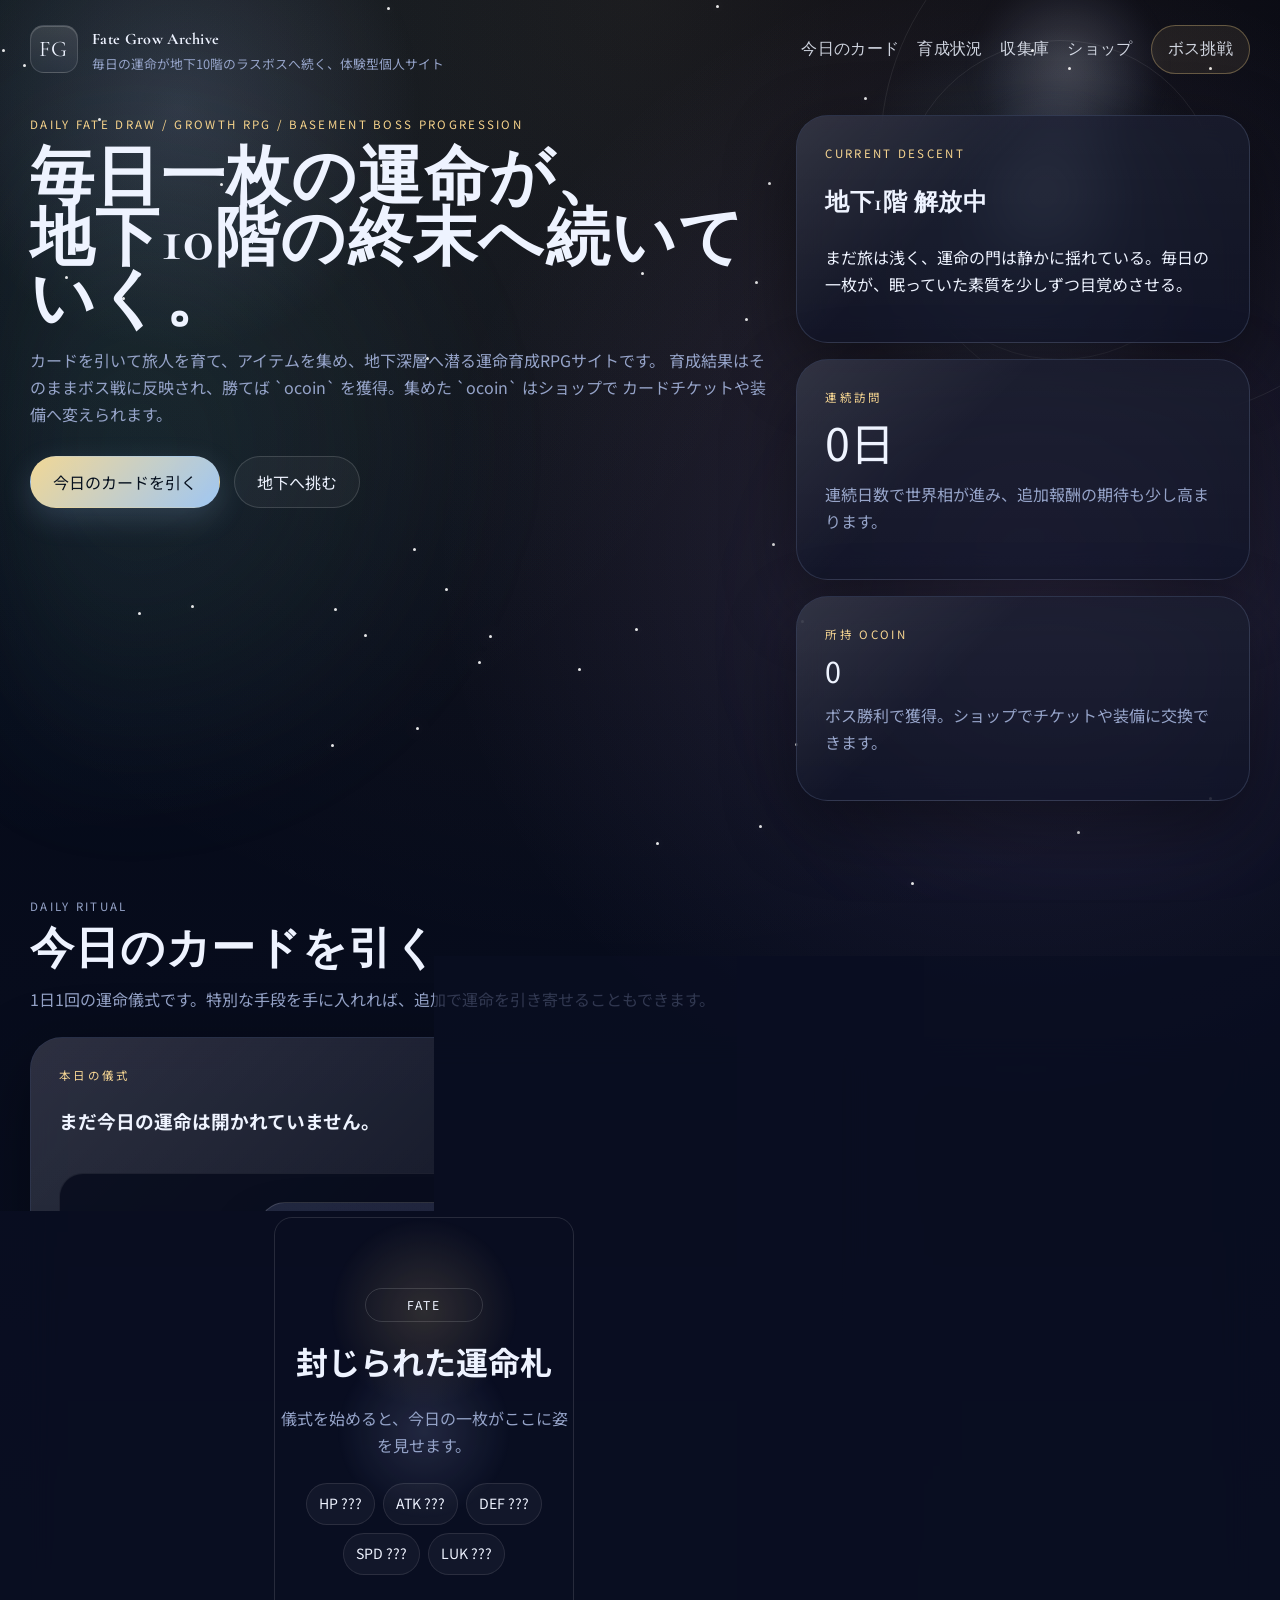
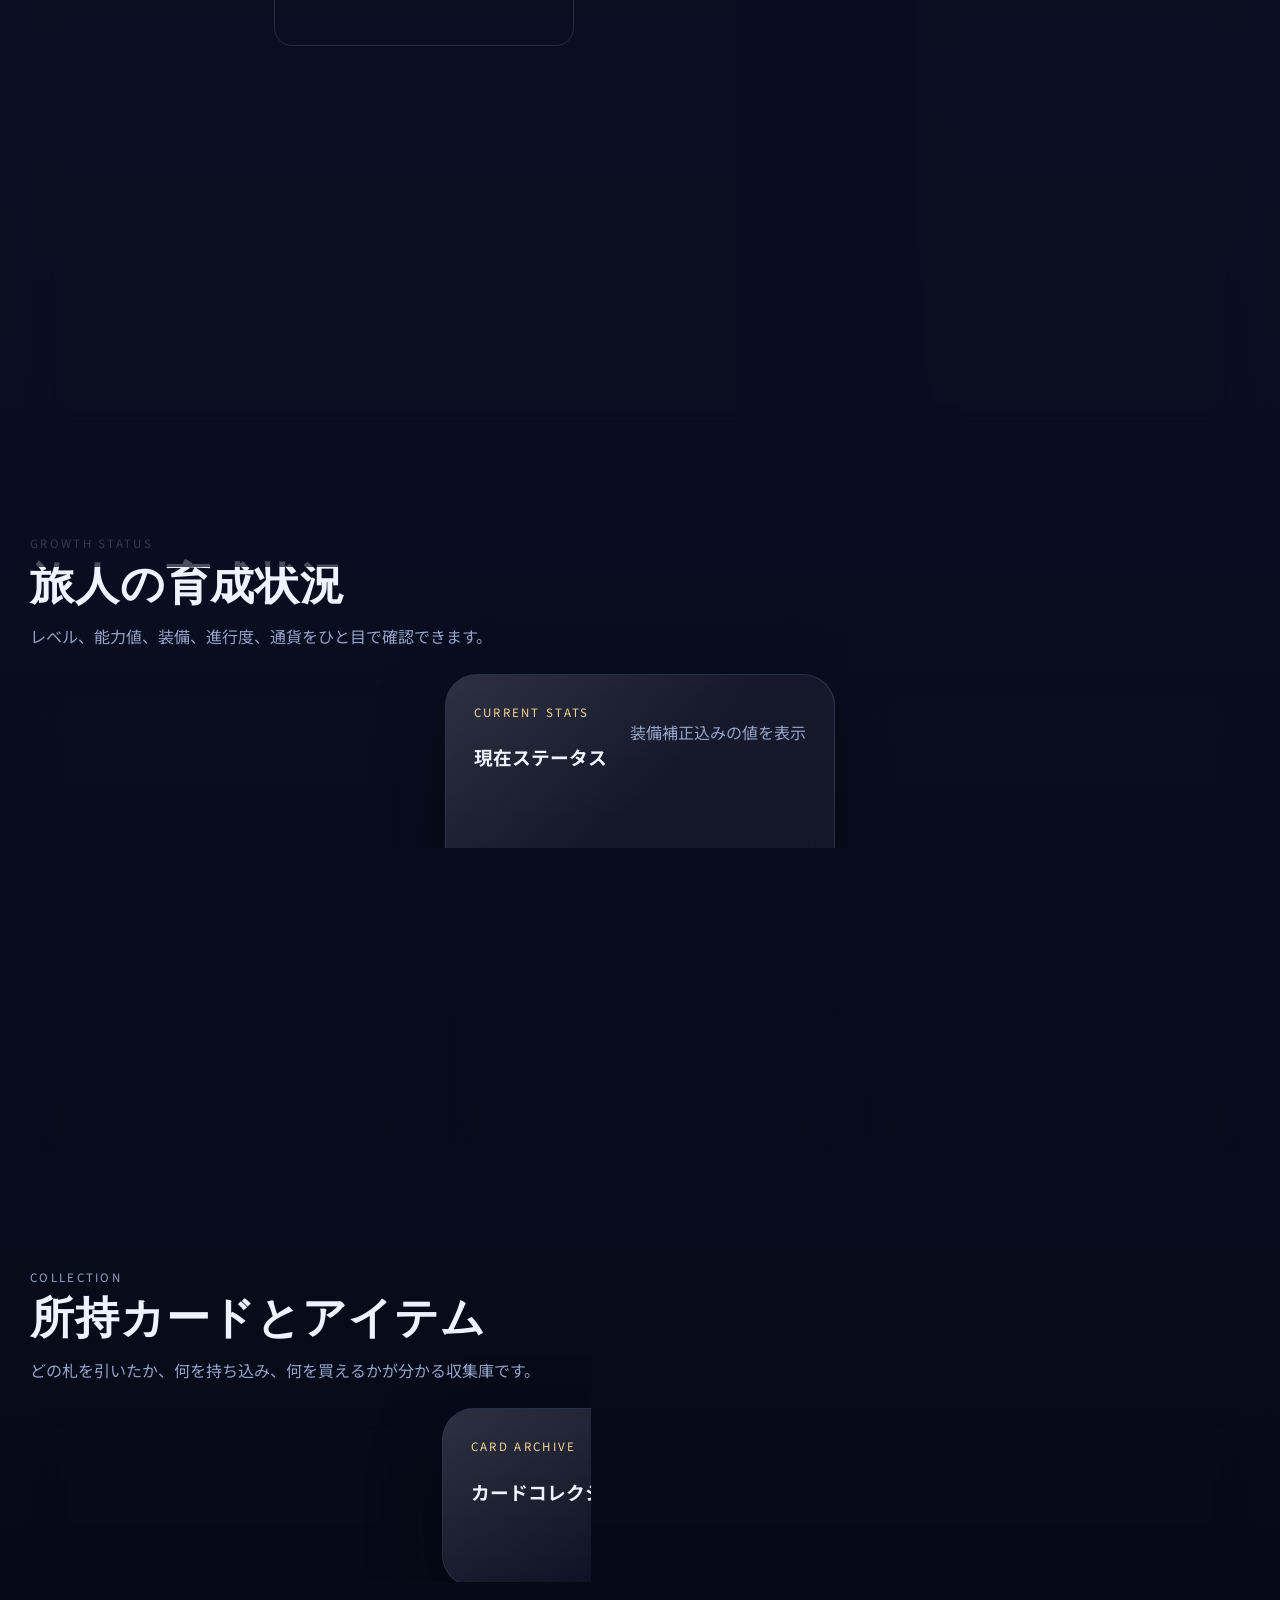
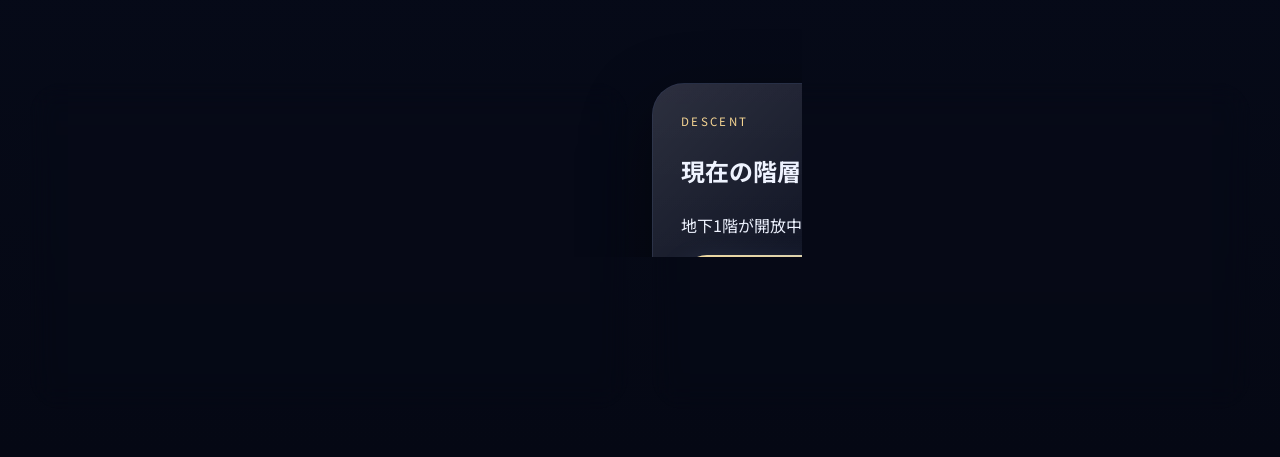
<file: index.html>
<!DOCTYPE html>
<html lang="ja">
<head>
  <meta charset="UTF-8">
  <meta name="viewport" content="width=device-width, initial-scale=1.0">
  <meta name="description" content="毎日カードを引いて育成し、地下深層のボスへ挑む運命育成RPGサイト。">
  <title>運命育成録 | Fate Grow Archive</title>
  <link rel="preconnect" href="https://fonts.googleapis.com">
  <link rel="preconnect" href="https://fonts.gstatic.com" crossorigin>
  <link href="https://fonts.googleapis.com/css2?family=Cormorant+Garamond:wght@500;600;700&family=Noto+Sans+JP:wght@400;500;700;900&display=swap" rel="stylesheet">
  <link rel="stylesheet" href="style.css">
</head>
<body class="page-home">
  <div class="cosmos" aria-hidden="true">
    <div class="cosmos-gradient"></div>
    <div class="moon-orbit moon-orbit-a"></div>
    <div class="moon-orbit moon-orbit-b"></div>
    <div class="aurora aurora-a"></div>
    <div class="aurora aurora-b"></div>
    <div class="particle-field" id="particleField"></div>
  </div>

  <header class="site-header shell">
    <a class="brand" href="#top">
      <span class="brand-mark">FG</span>
      <span>
        <strong>Fate Grow Archive</strong>
        <small>毎日の運命が地下10階のラスボスへ続く、体験型個人サイト</small>
      </span>
    </a>
    <nav class="site-nav" aria-label="メインナビゲーション">
      <a href="#ritual">今日のカード</a>
      <a href="#status">育成状況</a>
      <a href="#collection">収集庫</a>
      <a href="shop.html">ショップ</a>
      <a class="nav-boss-link" href="boss.html">ボス挑戦</a>
    </nav>
  </header>

  <main id="top">
    <section class="hero shell section">
      <div class="hero-copy">
        <p class="eyebrow">Daily Fate Draw / Growth RPG / Basement Boss Progression</p>
        <h1>毎日一枚の運命が、<br>地下10階の終末へ続いていく。</h1>
        <p class="hero-lead">
          カードを引いて旅人を育て、アイテムを集め、地下深層へ潜る運命育成RPGサイトです。
          育成結果はそのままボス戦に反映され、勝てば `ocoin` を獲得。集めた `ocoin` はショップで
          カードチケットや装備へ変えられます。
        </p>
        <div class="hero-actions">
          <a class="button button-primary" href="#ritual">今日のカードを引く</a>
          <a class="button button-secondary" href="boss.html">地下へ挑む</a>
        </div>
      </div>

      <aside class="hero-panels">
        <article class="glass panel phase-panel">
          <p class="panel-label">Current Descent</p>
          <h2 id="currentFloorLabel">地下1階 解放中</h2>
          <p id="worldPhaseDescription">最初の門番が待っています。毎日の一枚で旅人を深層仕様へ育ててください。</p>
        </article>
        <article class="glass panel small-panel">
          <p class="panel-label">連続訪問</p>
          <p class="metric"><span id="streakDays">0</span>日</p>
          <p class="panel-note">連続日数で世界相が進み、追加報酬の期待も少し高まります。</p>
        </article>
        <article class="glass panel small-panel">
          <p class="panel-label">所持 ocoin</p>
          <p class="metric metric-sub"><span id="ocoinValue">0</span></p>
          <p class="panel-note">ボス勝利で獲得。ショップでチケットや装備に交換できます。</p>
        </article>
      </aside>
    </section>

    <section class="shell section" id="ritual">
      <div class="section-heading">
        <p class="eyebrow">Daily Ritual</p>
        <h2>今日のカードを引く</h2>
        <p>1日1回の運命儀式です。特別な手段を手に入れれば、追加で運命を引き寄せることもできます。</p>
      </div>

      <div class="ritual-layout">
        <article class="glass ritual-stage">
          <div class="ritual-header">
            <div>
              <p class="panel-label" id="ritualTrigger">本日の儀式</p>
              <h3 id="drawStatusTitle">まだ今日の運命は開かれていません。</h3>
            </div>
            <p class="ritual-date" id="todayDate"></p>
          </div>

          <div class="card-vault">
            <div class="vault-halo"></div>
            <div class="draw-card is-idle" id="drawCard">
              <div class="draw-card-face">
                <p class="card-rarity" id="drawRarity">FATE</p>
                <h3 id="drawName">封じられた運命札</h3>
                <p class="card-copy" id="drawDescription">儀式を始めると、今日の一枚がここに姿を見せます。</p>
                <div class="stat-echo" id="statEcho">
                  <span>HP ???</span>
                  <span>ATK ???</span>
                  <span>DEF ???</span>
                  <span>SPD ???</span>
                  <span>LUK ???</span>
                </div>
              </div>
            </div>
            <div class="draw-actions">
              <button class="button button-primary" id="drawButton" type="button">今日のカードを引く</button>
              <button class="button button-secondary" id="ticketButton" type="button">カードチケットを使う</button>
            </div>
            <p class="ticket-count-label" id="ticketCountLabel">所持カードチケット: 0枚</p>
          </div>

          <div class="result-box" aria-live="polite">
            <p class="result-tag" id="resultTag">Awaiting Fate</p>
            <h3 id="resultHeadline">カードを引くと、ここに成長結果が表示されます。</h3>
            <div class="delta-list" id="resultEffects"></div>
            <p class="result-item" id="resultItem">アイテム報酬はまだありません。</p>
          </div>
        </article>

        <aside class="glass ritual-info">
          <div class="info-block">
            <p class="panel-label">レア度</p>
            <ul class="rarity-guide">
              <li><span class="rarity-dot common"></span>Common: 小幅成長</li>
              <li><span class="rarity-dot rare"></span>Rare: 中幅成長</li>
              <li><span class="rarity-dot epic"></span>Epic: 大幅成長</li>
              <li><span class="rarity-dot legendary"></span>Legendary: 特別演出と大幅成長</li>
            </ul>
          </div>
          <div class="info-block">
            <p class="panel-label">世界進行</p>
            <p id="worldProgressText">カード累計とレベルで世界相が進み、地下深層へ近づきます。</p>
          </div>
          <div class="info-block">
            <p class="panel-label">次のボス</p>
            <p id="bossAdvice">地下1階の門番に備え、まずはレベルと防具を整えましょう。</p>
          </div>
        </aside>
      </div>
    </section>

    <section class="shell section" id="status">
      <div class="section-heading">
        <p class="eyebrow">Growth Status</p>
        <h2>旅人の育成状況</h2>
        <p>レベル、能力値、装備、進行度、通貨をひと目で確認できます。</p>
      </div>

      <div class="dashboard-grid">
        <article class="glass level-panel">
          <div class="level-head">
            <div>
              <p class="panel-label">Traveler</p>
              <h3 id="playerTitle">月下の新人</h3>
              <p class="subtle" id="playerName">星詠みの旅人</p>
            </div>
            <div class="level-orb">
              <span>Lv</span>
              <strong id="playerLevel">1</strong>
            </div>
          </div>
          <div class="xp-panel">
            <div class="xp-track"><span class="xp-fill" id="xpFill"></span></div>
            <div class="xp-row">
              <span id="xpValue">0 EXP</span>
              <span id="xpNext">次のLvまで 12</span>
            </div>
          </div>
          <div class="status-mini-grid">
            <div>
              <span>総成長量</span>
              <strong id="totalGrowth">0</strong>
            </div>
            <div>
              <span>累計訪問</span>
              <strong id="totalVisits">0日</strong>
            </div>
            <div>
              <span>連続訪問</span>
              <strong id="visitStreak">0日</strong>
            </div>
            <div>
              <span>討伐状況</span>
              <strong id="bossStatus">未踏破</strong>
            </div>
          </div>
        </article>

        <article class="glass stats-panel">
          <div class="panel-heading-row">
            <div>
              <p class="panel-label">Current Stats</p>
              <h3>現在ステータス</h3>
            </div>
            <p class="subtle">装備補正込みの値を表示</p>
          </div>
          <div class="stats-list" id="statsList"></div>
        </article>

        <article class="glass world-panel">
          <div class="panel-heading-row">
            <div>
              <p class="panel-label">Progress</p>
              <h3 id="phaseName">星屑の序章</h3>
            </div>
            <p class="subtle" id="phaseIndex">Phase 1 / 4</p>
          </div>
          <p id="phaseDetail">地下深層へ潜るための世界相と進行度を示します。</p>
          <div class="phase-track"><span id="phaseFill"></span></div>
          <div class="status-mini-grid compact">
            <div>
              <span>累計カード</span>
              <strong id="totalCards">0枚</strong>
            </div>
            <div>
              <span>コレクション率</span>
              <strong id="collectionRate">0%</strong>
            </div>
            <div>
              <span>装備 武器</span>
              <strong id="weaponLevel">0</strong>
            </div>
            <div>
              <span>装備 防具</span>
              <strong id="armorLevel">0</strong>
            </div>
          </div>
        </article>
      </div>
    </section>

    <section class="shell section" id="collection">
      <div class="section-heading">
        <p class="eyebrow">Collection</p>
        <h2>所持カードとアイテム</h2>
        <p>どの札を引いたか、何を持ち込み、何を買えるかが分かる収集庫です。</p>
      </div>

      <div class="collection-layout">
        <article class="glass inventory-panel">
          <div class="panel-heading-row">
            <div>
              <p class="panel-label">Items</p>
              <h3>所持アイテム</h3>
            </div>
            <p class="subtle">チケットもここに含まれます</p>
          </div>
          <div class="inventory-list" id="inventoryList"></div>
        </article>

        <article class="glass card-panel">
          <div class="panel-heading-row">
            <div>
              <p class="panel-label">Card Archive</p>
              <h3>カードコレクション</h3>
            </div>
            <p class="subtle" id="collectionMeta">0 / 32</p>
          </div>
          <div class="card-grid" id="cardCollection"></div>
        </article>
      </div>
    </section>

    <section class="shell section" id="about">
      <div class="about-layout">
        <article class="glass profile-panel">
          <p class="panel-label">Profile / Site Concept</p>
          <h2>個人サイトを、継続で遊べる地下探索RPGへ。</h2>
          <p>
            このサイトは、毎日の小さなアクセスをひとつの記録と攻略に変えるために作られています。
            カード、ショップ、装備、地下階層ボスを通じて、個人ホームページでありながら遊び続ける理由を持たせています。
          </p>
          <p>
            地下1階から始まり、勝てば次の階へ。最後は地下10階のラスボスです。
            日々の蓄積が、そのまま最後の戦いの準備になります。
          </p>
        </article>

        <article class="glass boss-cta-panel">
          <p class="panel-label">Descent</p>
          <h2>現在の階層へ潜る。</h2>
          <p id="bossProgressSummary">
            地下1階が開放中です。旅人を整えたら、深層の門を押し開いてください。
          </p>
          <a class="button button-primary button-wide" href="boss.html">ボスに挑戦する</a>
          <a class="button button-secondary button-wide" href="shop.html">深層商店へ向かう</a>
        </article>
      </div>
    </section>
  </main>

  <div class="toast" id="toast" aria-live="polite"></div>

  <script src="data.js"></script>
  <script src="script.js"></script>
</body>
</html>
</file>
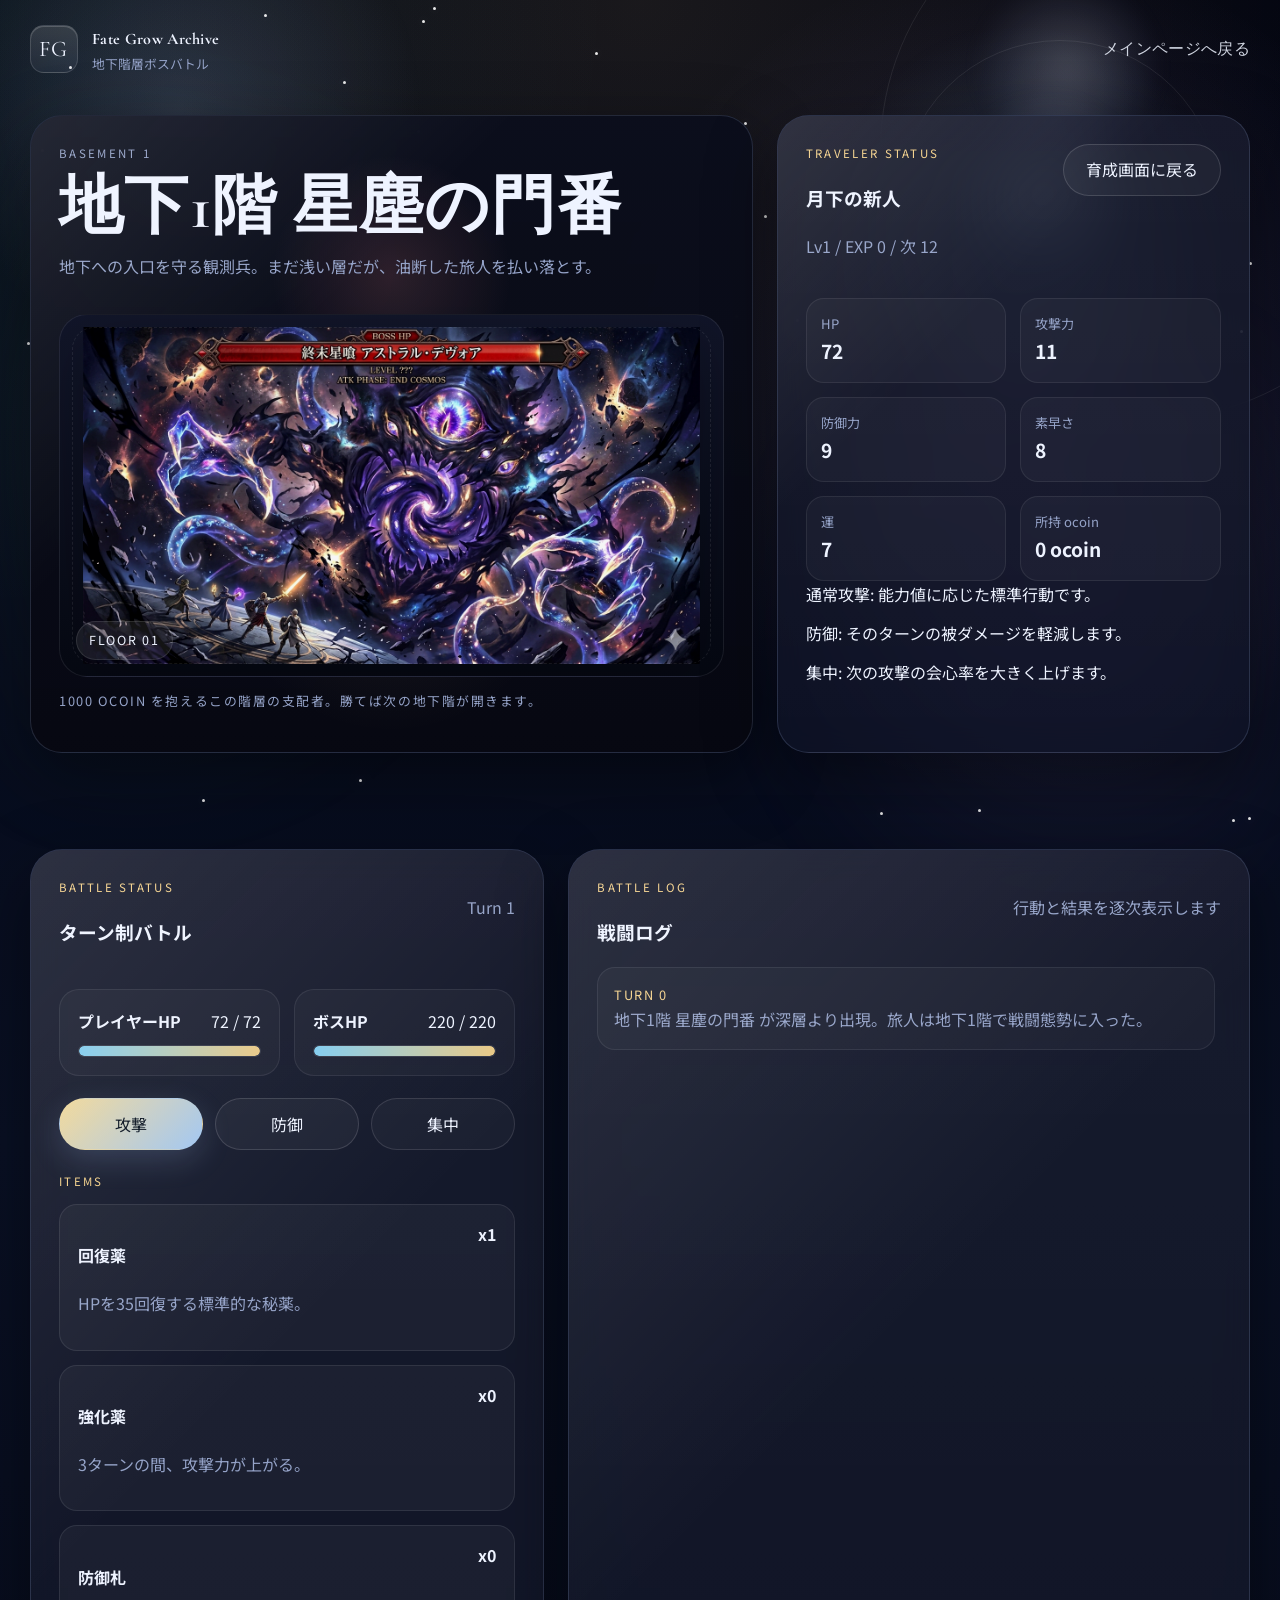
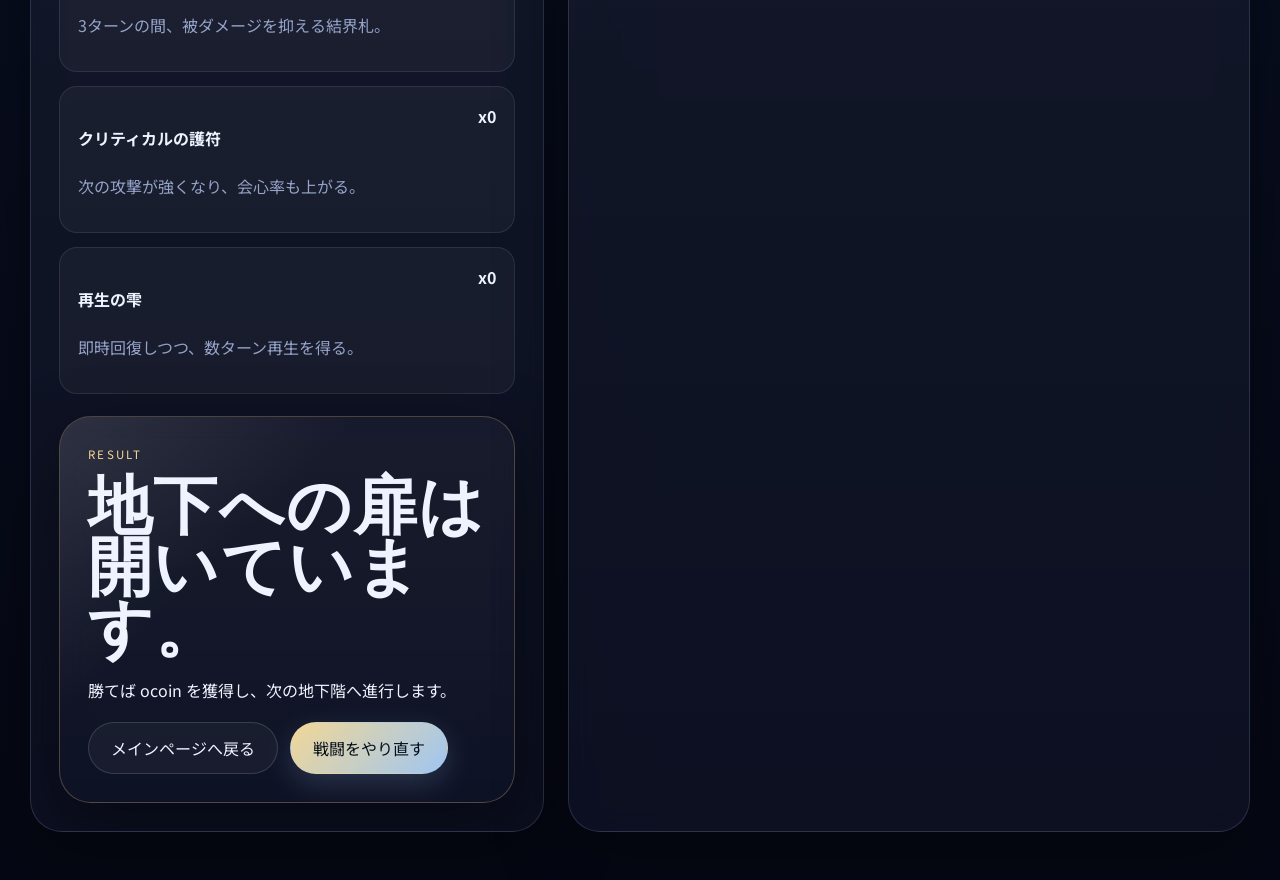
<file: boss.html>
<!DOCTYPE html>
<html lang="ja">
<head>
  <meta charset="UTF-8">
  <meta name="viewport" content="width=device-width, initial-scale=1.0">
  <meta name="description" content="育成した旅人で地下階層ボスに挑むターン制バトルページ。">
  <title>ボスバトル | Fate Grow Archive</title>
  <link rel="preconnect" href="https://fonts.googleapis.com">
  <link rel="preconnect" href="https://fonts.gstatic.com" crossorigin>
  <link href="https://fonts.googleapis.com/css2?family=Cormorant+Garamond:wght@500;600;700&family=Noto+Sans+JP:wght@400;500;700;900&display=swap" rel="stylesheet">
  <link rel="stylesheet" href="style.css">
</head>
<body class="page-boss">
  <div class="cosmos" aria-hidden="true">
    <div class="cosmos-gradient"></div>
    <div class="moon-orbit moon-orbit-a"></div>
    <div class="moon-orbit moon-orbit-b"></div>
    <div class="aurora aurora-a"></div>
    <div class="aurora aurora-b"></div>
    <div class="particle-field" id="particleField"></div>
  </div>

  <header class="site-header shell">
    <a class="brand" href="index.html">
      <span class="brand-mark">FG</span>
      <span>
        <strong>Fate Grow Archive</strong>
        <small>地下階層ボスバトル</small>
      </span>
    </a>
    <nav class="site-nav" aria-label="ページ遷移">
      <a href="index.html">メインページへ戻る</a>
    </nav>
  </header>

  <main>
    <section class="shell section boss-hero">
      <article class="glass boss-figure">
        <p class="eyebrow" id="bossFloorTag">Basement 1</p>
        <h2 id="bossName">地下1階 星塵の門番</h2>
        <p id="bossDescription">地下への入口を守る観測兵。まだ浅い層だが、油断した旅人を払い落とします。</p>
        <div class="boss-visual" id="bossVisual">
          <img class="boss-visual-image" src="Content/%E7%B5%82%E6%9C%AB%E6%98%9F%E5%96%B0%20%E3%82%A2%E3%82%B9%E3%83%88%E3%83%A9%E3%83%AB%E3%83%BB%E3%83%87%E3%83%B4%E3%82%A9%E3%82%A2.png" alt="ボス画像">
          <span class="boss-visual-label" id="bossVisualLabel">FLOOR 01</span>
        </div>
        <p class="boss-note" id="bossImageNote">地下の奥へ進むほど、敵は重く、速く、危険になります。</p>
      </article>

      <article class="glass boss-state">
        <div class="status-head">
          <div>
            <p class="panel-label">Traveler Status</p>
            <h3 id="playerBattleTitle">月下の新人</h3>
            <p class="subtle" id="playerBattleLevel">Lv1</p>
          </div>
          <a class="button button-secondary" href="index.html">育成画面に戻る</a>
        </div>

        <div class="status-mini-grid">
          <div><span>HP</span><strong id="playerStatHp">0</strong></div>
          <div><span>攻撃力</span><strong id="playerStatAttack">0</strong></div>
          <div><span>防御力</span><strong id="playerStatDefense">0</strong></div>
          <div><span>素早さ</span><strong id="playerStatSpeed">0</strong></div>
          <div><span>運</span><strong id="playerStatLuck">0</strong></div>
          <div><span>所持 ocoin</span><strong id="coinTotal">0</strong></div>
        </div>

        <ul class="battle-info-list">
          <li>通常攻撃: 能力値に応じた標準行動です。</li>
          <li>防御: そのターンの被ダメージを軽減します。</li>
          <li>集中: 次の攻撃の会心率を大きく上げます。</li>
        </ul>
      </article>
    </section>

    <section class="shell section battle-layout">
      <article class="glass battle-control-panel">
        <div class="battle-head">
          <div>
            <p class="panel-label">Battle Status</p>
            <h3>ターン制バトル</h3>
          </div>
          <p class="subtle" id="turnLabel">Turn 1</p>
        </div>

        <div class="battle-gauges">
          <div class="gauge-card">
            <div class="gauge-value"><strong>プレイヤーHP</strong><span id="playerHpValue">0 / 0</span></div>
            <div class="gauge-track"><span class="gauge-fill" id="playerHpFill"></span></div>
          </div>
          <div class="gauge-card">
            <div class="gauge-value"><strong>ボスHP</strong><span id="bossHpValue">0 / 0</span></div>
            <div class="gauge-track"><span class="gauge-fill" id="bossHpFill"></span></div>
          </div>
        </div>

        <div class="battle-actions">
          <button class="button button-primary" id="attackButton" type="button">攻撃</button>
          <button class="button button-secondary" id="guardButton" type="button">防御</button>
          <button class="button button-ghost" id="focusButton" type="button">集中</button>
        </div>

        <div>
          <p class="panel-label">Items</p>
          <div class="battle-items" id="battleItems"></div>
        </div>

        <div class="glass battle-announcement" id="battleAnnouncement">
          <p class="panel-label">Result</p>
          <h2 id="announcementTitle">地下への扉は開いています。</h2>
          <p id="announcementText">行動を選ぶと戦闘が始まります。勝てば ocoin を得て、次の階層が解放されます。</p>
          <div class="result-actions">
            <a class="button button-secondary" href="index.html">メインページへ戻る</a>
            <button class="button button-primary" id="restartButton" type="button">戦闘をやり直す</button>
          </div>
        </div>
      </article>

      <article class="glass battle-log-panel">
        <div class="panel-heading-row">
          <div>
            <p class="panel-label">Battle Log</p>
            <h3>戦闘ログ</h3>
          </div>
          <p class="subtle">行動と結果を逐次表示します</p>
        </div>
        <div class="battle-log" id="battleLog"></div>
      </article>
    </section>
  </main>

  <script src="data.js"></script>
  <script src="boss.js"></script>
</body>
</html>
</file>
<file: style.css>
:root {
  --bg: #050816;
  --bg-alt: #0b1024;
  --panel: rgba(10, 15, 34, 0.72);
  --panel-strong: rgba(9, 13, 30, 0.86);
  --line: rgba(180, 205, 255, 0.16);
  --line-strong: rgba(212, 229, 255, 0.3);
  --text: #eef3ff;
  --muted: #95a3c8;
  --moon: #b9c8ff;
  --star: #89daff;
  --gold: #f6d38b;
  --violet: #c9a3ff;
  --emerald: #7ce1d0;
  --danger: #ff8f97;
  --shadow: 0 24px 70px rgba(0, 0, 0, 0.44);
  --radius-xl: 32px;
  --radius-lg: 24px;
  --radius-md: 18px;
  --shell: 1220px;
}

*,
*::before,
*::after {
  box-sizing: border-box;
}

html {
  scroll-behavior: smooth;
}

body {
  margin: 0;
  color: var(--text);
  background:
    radial-gradient(circle at top left, rgba(124, 225, 208, 0.08), transparent 22%),
    radial-gradient(circle at 80% 15%, rgba(201, 163, 255, 0.13), transparent 18%),
    radial-gradient(circle at 50% 0%, rgba(246, 211, 139, 0.09), transparent 26%),
    linear-gradient(180deg, #040611 0%, #091024 46%, #050814 100%);
  font-family: "Noto Sans JP", sans-serif;
  line-height: 1.7;
  min-width: 320px;
  overflow-x: hidden;
}

body::before {
  content: "";
  position: fixed;
  inset: 0;
  background:
    linear-gradient(rgba(255, 255, 255, 0.025) 1px, transparent 1px),
    linear-gradient(90deg, rgba(255, 255, 255, 0.025) 1px, transparent 1px);
  background-size: 72px 72px;
  opacity: 0.22;
  mask-image: radial-gradient(circle at center, black 18%, transparent 90%);
  pointer-events: none;
  z-index: -1;
}

a {
  color: inherit;
  text-decoration: none;
}

button {
  font: inherit;
  color: inherit;
}

.shell {
  width: min(calc(100% - 32px), var(--shell));
  margin: 0 auto;
}

.section {
  padding: 48px 0;
}

.cosmos {
  position: fixed;
  inset: 0;
  overflow: hidden;
  pointer-events: none;
  z-index: -2;
}

.cosmos-gradient,
.moon-orbit,
.aurora,
.particle-field {
  position: absolute;
  inset: 0;
}

.cosmos-gradient {
  background:
    radial-gradient(circle at 14% 12%, rgba(185, 200, 255, 0.16), transparent 18%),
    radial-gradient(circle at 80% 24%, rgba(137, 218, 255, 0.13), transparent 16%);
}

.moon-orbit {
  inset: auto;
  border-radius: 999px;
  border: 1px solid rgba(255, 255, 255, 0.08);
}

.moon-orbit-a {
  width: 540px;
  height: 540px;
  top: -120px;
  right: -140px;
}

.moon-orbit-b {
  width: 320px;
  height: 320px;
  top: 40px;
  right: 60px;
}

.moon-orbit::before {
  content: "";
  position: absolute;
  width: 180px;
  height: 180px;
  border-radius: 50%;
  top: 18%;
  left: 18%;
  background: radial-gradient(circle, rgba(230, 237, 255, 0.22), rgba(185, 200, 255, 0.06) 55%, transparent 75%);
  filter: blur(10px);
}

.aurora {
  filter: blur(60px);
  opacity: 0.6;
}

.aurora-a {
  background: radial-gradient(circle at 10% 50%, rgba(124, 225, 208, 0.16), transparent 32%);
}

.aurora-b {
  background: radial-gradient(circle at 85% 70%, rgba(201, 163, 255, 0.16), transparent 28%);
}

.particle-field span {
  position: absolute;
  display: block;
  width: 3px;
  height: 3px;
  border-radius: 50%;
  background: rgba(255, 255, 255, 0.9);
  box-shadow: 0 0 14px rgba(255, 255, 255, 0.35);
  animation: pulse 6s ease-in-out infinite;
}

.site-header {
  display: flex;
  align-items: center;
  justify-content: space-between;
  gap: 24px;
  padding: 24px 0 8px;
}

.brand {
  display: inline-flex;
  align-items: center;
  gap: 14px;
}

.brand-mark {
  width: 48px;
  height: 48px;
  display: grid;
  place-items: center;
  border-radius: 14px;
  border: 1px solid rgba(255, 255, 255, 0.14);
  background: linear-gradient(180deg, rgba(255, 255, 255, 0.12), rgba(185, 200, 255, 0.06));
  font-family: "Cormorant Garamond", serif;
  font-size: 1.4rem;
  letter-spacing: 0.08em;
  box-shadow: inset 0 1px 0 rgba(255, 255, 255, 0.18);
}

.brand strong,
.site-nav a,
.hero h1,
.section-heading h2,
.panel h2,
.panel h3,
.boss-figure h2,
.battle-announcement h2 {
  font-family: "Cormorant Garamond", serif;
  letter-spacing: 0.02em;
}

.brand small {
  display: block;
  color: var(--muted);
  font-size: 0.8rem;
}

.site-nav {
  display: flex;
  gap: 18px;
  align-items: center;
  flex-wrap: wrap;
}

.site-nav a {
  color: rgba(238, 243, 255, 0.86);
  font-size: 1rem;
}

.nav-boss-link {
  padding: 10px 16px;
  border: 1px solid rgba(246, 211, 139, 0.32);
  border-radius: 999px;
  background: rgba(246, 211, 139, 0.08);
}

.hero {
  display: grid;
  grid-template-columns: minmax(0, 1.4fr) minmax(300px, 0.86fr);
  gap: 28px;
  align-items: stretch;
  padding-top: 32px;
}

.eyebrow,
.panel-label,
.result-tag,
.mini-caps {
  margin: 0 0 12px;
  text-transform: uppercase;
  letter-spacing: 0.2em;
  font-size: 0.72rem;
  color: var(--gold);
}

.hero h1,
.section-heading h2,
.boss-figure h2,
.battle-announcement h2 {
  margin: 0;
  font-size: clamp(2.7rem, 5vw, 5rem);
  line-height: 0.96;
}

.hero-lead,
.section-heading p,
.subtle,
.panel-note,
.card-copy,
.result-item,
.boss-figure p,
.log-entry {
  color: var(--muted);
}

.hero-actions {
  display: flex;
  gap: 14px;
  flex-wrap: wrap;
  margin-top: 28px;
}

.hero-panels {
  display: grid;
  gap: 16px;
}

.glass {
  position: relative;
  overflow: hidden;
  border: 1px solid var(--line);
  border-radius: var(--radius-xl);
  background:
    linear-gradient(180deg, rgba(255, 255, 255, 0.05), rgba(255, 255, 255, 0.015)),
    var(--panel);
  backdrop-filter: blur(14px);
  box-shadow: var(--shadow);
}

.glass::before {
  content: "";
  position: absolute;
  inset: 0;
  background: linear-gradient(135deg, rgba(255, 255, 255, 0.1), transparent 36%);
  pointer-events: none;
}

.panel,
.ritual-stage,
.ritual-info,
.level-panel,
.stats-panel,
.world-panel,
.inventory-panel,
.card-panel,
.profile-panel,
.boss-cta-panel,
.boss-figure,
.boss-state,
.battle-control-panel,
.battle-log-panel,
.battle-announcement {
  padding: 28px;
}

.metric {
  margin: 4px 0 8px;
  font-size: 2.8rem;
  line-height: 1;
}

.metric-sub {
  font-size: 1.8rem;
}

.button {
  display: inline-flex;
  justify-content: center;
  align-items: center;
  gap: 8px;
  min-height: 52px;
  padding: 0 22px;
  border: 1px solid transparent;
  border-radius: 999px;
  cursor: pointer;
  transition: transform 180ms ease, box-shadow 180ms ease, border-color 180ms ease, background 180ms ease;
}

.button:hover {
  transform: translateY(-1px);
}

.button-primary {
  background: linear-gradient(135deg, rgba(250, 223, 156, 0.96), rgba(168, 209, 255, 0.94));
  color: #07111f;
  box-shadow: 0 10px 30px rgba(169, 207, 255, 0.18);
}

.button-secondary {
  border-color: rgba(255, 255, 255, 0.14);
  background: rgba(255, 255, 255, 0.04);
}

.button-ghost {
  border-color: rgba(255, 255, 255, 0.12);
  background: rgba(255, 255, 255, 0.03);
}

.button-danger {
  background: linear-gradient(135deg, rgba(255, 166, 171, 0.95), rgba(246, 211, 139, 0.92));
  color: #180a11;
}

.button-wide {
  width: 100%;
}

.button:disabled {
  opacity: 0.42;
  cursor: not-allowed;
  transform: none;
}

.section-heading {
  margin-bottom: 24px;
}

.section-heading h2 {
  font-size: clamp(2rem, 3.4vw, 3.4rem);
  margin-bottom: 12px;
}

.ritual-layout,
.collection-layout,
.about-layout {
  display: grid;
  gap: 24px;
}

.ritual-layout {
  grid-template-columns: minmax(0, 1.2fr) minmax(280px, 0.62fr);
}

.ritual-header,
.panel-heading-row,
.level-head,
.battle-head,
.status-head {
  display: flex;
  justify-content: space-between;
  gap: 18px;
  align-items: flex-start;
}

.ritual-date {
  margin: 0;
  color: var(--gold);
}

.card-vault {
  position: relative;
  display: flex;
  flex-direction: column;
  align-items: center;
  justify-content: center;
  gap: 18px;
  min-height: 450px;
  padding: 28px 24px 24px;
  margin-top: 18px;
  border-radius: var(--radius-lg);
  border: 1px solid rgba(255, 255, 255, 0.08);
  background:
    radial-gradient(circle at center, rgba(185, 200, 255, 0.12), transparent 36%),
    radial-gradient(circle at 50% 26%, rgba(246, 211, 139, 0.1), transparent 22%),
    rgba(8, 12, 28, 0.86);
}

.vault-halo {
  position: absolute;
  width: 320px;
  height: 320px;
  border-radius: 50%;
  background: radial-gradient(circle, rgba(201, 163, 255, 0.18), transparent 65%);
  filter: blur(12px);
}

.draw-card {
  position: relative;
  width: min(100%, 330px);
  aspect-ratio: 0.72;
  border-radius: 26px;
  border: 1px solid rgba(255, 255, 255, 0.14);
  background:
    linear-gradient(180deg, rgba(255, 255, 255, 0.08), rgba(255, 255, 255, 0.02)),
    linear-gradient(160deg, rgba(15, 21, 49, 0.92), rgba(7, 10, 23, 0.98));
  box-shadow: 0 30px 50px rgba(0, 0, 0, 0.38);
  display: flex;
  align-items: center;
  justify-content: center;
  padding: 18px;
  transform-style: preserve-3d;
}

.draw-card::before,
.draw-card::after {
  content: "";
  position: absolute;
  inset: 14px;
  border-radius: 18px;
}

.draw-card::before {
  border: 1px solid rgba(255, 255, 255, 0.12);
}

.draw-card::after {
  background:
    radial-gradient(circle at 50% 22%, rgba(246, 211, 139, 0.2), transparent 26%),
    radial-gradient(circle at 50% 50%, rgba(185, 200, 255, 0.18), transparent 34%);
  opacity: 0.8;
}

.draw-card-face {
  position: relative;
  z-index: 1;
  width: 100%;
  text-align: center;
}

.draw-card h3 {
  margin: 12px 0;
  font-size: 2rem;
}

.card-rarity {
  display: inline-flex;
  align-items: center;
  justify-content: center;
  min-width: 118px;
  padding: 6px 12px;
  margin: 0;
  border-radius: 999px;
  border: 1px solid rgba(255, 255, 255, 0.14);
  text-transform: uppercase;
  letter-spacing: 0.18em;
  font-size: 0.76rem;
}

.stat-echo {
  display: flex;
  flex-wrap: wrap;
  gap: 8px;
  justify-content: center;
  margin-top: 24px;
}

.stat-echo span,
.delta-pill {
  padding: 8px 12px;
  border-radius: 999px;
  border: 1px solid rgba(255, 255, 255, 0.1);
  background: rgba(255, 255, 255, 0.04);
  font-size: 0.88rem;
}

.draw-button {
  position: absolute;
  left: 50%;
  bottom: 22px;
  transform: translateX(-50%);
}

.draw-button:hover {
  transform: translateX(-50%) translateY(-1px);
}

.draw-actions {
  display: flex;
  gap: 12px;
  flex-wrap: wrap;
  justify-content: center;
  width: 100%;
  position: relative;
  z-index: 2;
}

.ticket-count-label {
  margin: 0;
  color: var(--gold);
  font-size: 0.92rem;
  letter-spacing: 0.04em;
  position: relative;
  z-index: 2;
}

.draw-card.is-flipping {
  animation: flipReveal 1s ease;
}

.draw-card.legendary-flare {
  animation: flare 1.4s ease;
}

.draw-card.rarity-common {
  box-shadow: 0 30px 50px rgba(0, 0, 0, 0.38), 0 0 0 1px rgba(255, 255, 255, 0.03);
}

.draw-card.rarity-rare {
  box-shadow: 0 30px 50px rgba(0, 0, 0, 0.38), 0 0 32px rgba(137, 218, 255, 0.14);
}

.draw-card.rarity-epic {
  box-shadow: 0 30px 50px rgba(0, 0, 0, 0.38), 0 0 44px rgba(201, 163, 255, 0.22);
}

.draw-card.rarity-legendary {
  box-shadow: 0 30px 50px rgba(0, 0, 0, 0.38), 0 0 58px rgba(246, 211, 139, 0.28);
}

.result-box {
  margin-top: 18px;
  padding: 20px;
  border-radius: var(--radius-lg);
  border: 1px solid rgba(255, 255, 255, 0.08);
  background: rgba(255, 255, 255, 0.03);
}

.delta-list {
  display: flex;
  flex-wrap: wrap;
  gap: 10px;
  margin: 18px 0;
}

.rarity-guide,
.command-list,
.battle-info-list {
  margin: 0;
  padding: 0;
  list-style: none;
  display: grid;
  gap: 12px;
}

.rarity-dot {
  display: inline-block;
  width: 10px;
  height: 10px;
  border-radius: 50%;
  margin-right: 8px;
}

.common { background: #dce3ff; }
.rare { background: #8fe1ff; }
.epic { background: #cca7ff; }
.legendary { background: #ffd68d; }

.info-block + .info-block {
  margin-top: 20px;
}

.dashboard-grid {
  display: grid;
  grid-template-columns: repeat(3, minmax(0, 1fr));
  gap: 24px;
}

.level-orb {
  width: 98px;
  height: 98px;
  display: grid;
  place-items: center;
  border-radius: 50%;
  background:
    radial-gradient(circle, rgba(255, 255, 255, 0.13), transparent 62%),
    linear-gradient(180deg, rgba(185, 200, 255, 0.22), rgba(246, 211, 139, 0.12));
  border: 1px solid rgba(255, 255, 255, 0.12);
  text-align: center;
}

.level-orb span {
  font-size: 0.74rem;
  letter-spacing: 0.18em;
  text-transform: uppercase;
}

.level-orb strong {
  display: block;
  font-size: 2.3rem;
  line-height: 1;
}

.xp-panel {
  margin-top: 20px;
}

.xp-track,
.phase-track,
.gauge-track {
  width: 100%;
  height: 12px;
  overflow: hidden;
  border-radius: 999px;
  background: rgba(255, 255, 255, 0.06);
  border: 1px solid rgba(255, 255, 255, 0.06);
}

.xp-fill,
.phase-track span,
.gauge-fill {
  display: block;
  height: 100%;
  border-radius: inherit;
  background: linear-gradient(90deg, rgba(137, 218, 255, 0.92), rgba(246, 211, 139, 0.94));
}

.xp-row,
.status-mini-grid,
.status-grid,
.battle-gauges {
  display: grid;
  gap: 14px;
}

.xp-row {
  margin-top: 10px;
  grid-template-columns: repeat(2, minmax(0, 1fr));
}

.status-mini-grid {
  margin-top: 22px;
  grid-template-columns: repeat(2, minmax(0, 1fr));
}

.status-mini-grid.compact {
  margin-top: 18px;
}

.status-mini-grid div,
.status-grid div {
  padding: 14px;
  border-radius: 18px;
  border: 1px solid rgba(255, 255, 255, 0.08);
  background: rgba(255, 255, 255, 0.03);
}

.status-mini-grid span,
.status-grid span {
  display: block;
  color: var(--muted);
  font-size: 0.82rem;
}

.status-mini-grid strong,
.status-grid strong {
  font-size: 1.2rem;
}

.stats-list,
.inventory-list,
.battle-items,
.card-grid {
  display: grid;
  gap: 14px;
}

.stat-row {
  display: grid;
  grid-template-columns: 92px minmax(0, 1fr) 62px;
  gap: 14px;
  align-items: center;
}

.stat-row strong {
  font-size: 1.08rem;
}

.stat-row span:last-child {
  text-align: right;
}

.collection-layout {
  grid-template-columns: minmax(280px, 0.48fr) minmax(0, 1fr);
}

.shop-header {
  margin-bottom: 22px;
  padding: 22px 28px;
  display: flex;
  justify-content: space-between;
  gap: 20px;
  align-items: center;
}

.shop-grid {
  display: grid;
  grid-template-columns: repeat(3, minmax(0, 1fr));
  gap: 24px;
}

.shop-grid-wide {
  grid-template-columns: repeat(auto-fit, minmax(240px, 1fr));
}

.shop-card {
  padding: 24px;
}

.shop-price {
  margin: 18px 0;
  color: var(--gold);
  font-size: 1.1rem;
}

.inventory-item,
.battle-item-button {
  padding: 16px 18px;
  border-radius: 18px;
  border: 1px solid rgba(255, 255, 255, 0.09);
  background: rgba(255, 255, 255, 0.04);
}

.inventory-item h4,
.card-tile h4,
.boss-figure h2,
.battle-announcement h2 {
  margin: 0 0 8px;
}

.inventory-meta,
.card-meta,
.boss-note,
.log-turn {
  color: var(--gold);
  font-size: 0.8rem;
  letter-spacing: 0.12em;
  text-transform: uppercase;
}

.card-grid {
  grid-template-columns: repeat(auto-fill, minmax(180px, 1fr));
}

.card-tile {
  padding: 18px;
  min-height: 178px;
  border-radius: 22px;
  border: 1px solid rgba(255, 255, 255, 0.08);
  background:
    linear-gradient(180deg, rgba(255, 255, 255, 0.05), rgba(255, 255, 255, 0.02)),
    rgba(7, 11, 25, 0.9);
}

.card-tile.locked {
  opacity: 0.5;
  filter: saturate(0.45);
}

.card-tile.locked h4,
.card-tile.locked .card-copy {
  color: #7d89a7;
}

.about-layout {
  grid-template-columns: repeat(2, minmax(0, 1fr));
}

.toast {
  position: fixed;
  right: 20px;
  bottom: 20px;
  max-width: 320px;
  padding: 14px 18px;
  border-radius: 16px;
  border: 1px solid rgba(255, 255, 255, 0.12);
  background: rgba(10, 14, 30, 0.92);
  box-shadow: var(--shadow);
  opacity: 0;
  transform: translateY(18px);
  transition: opacity 180ms ease, transform 180ms ease;
  pointer-events: none;
}

.toast.is-visible {
  opacity: 1;
  transform: translateY(0);
}

.page-boss .site-header {
  padding-bottom: 18px;
}

.shop-hero {
  display: grid;
  grid-template-columns: minmax(0, 1.15fr) minmax(320px, 0.65fr);
  gap: 24px;
  align-items: stretch;
}

.shop-hero-card,
.wallet-panel {
  padding: 28px;
}

.boss-hero {
  display: grid;
  grid-template-columns: minmax(0, 1.1fr) minmax(300px, 0.72fr);
  gap: 24px;
  align-items: stretch;
  padding-top: 22px;
}

.boss-figure {
  min-height: 520px;
  background:
    radial-gradient(circle at 50% 25%, rgba(255, 143, 151, 0.14), transparent 20%),
    radial-gradient(circle at 50% 70%, rgba(246, 211, 139, 0.08), transparent 30%),
    linear-gradient(180deg, rgba(11, 14, 28, 0.92), rgba(7, 8, 18, 0.98));
}

.boss-visual {
  position: relative;
  width: min(100%, 720px);
  aspect-ratio: 11 / 6;
  margin: 34px auto 0;
  padding: 12px;
  border-radius: 28px;
  border: 1px solid rgba(255, 255, 255, 0.08);
  background:
    radial-gradient(circle at 50% 38%, rgba(255, 143, 151, 0.16), transparent 25%),
    linear-gradient(180deg, rgba(18, 22, 42, 0.98), rgba(6, 9, 20, 0.96));
  overflow: hidden;
  display: flex;
  align-items: center;
  justify-content: center;
}

.boss-visual-image {
  position: relative;
  z-index: 1;
  display: block;
  width: 100%;
  height: 100%;
  object-fit: contain;
  object-position: center;
  opacity: 0.96;
  filter: saturate(1.02) contrast(1.04) drop-shadow(0 18px 30px rgba(0, 0, 0, 0.28));
}

.boss-visual::before {
  content: "";
  position: absolute;
  inset: 12% 24% 14%;
  background: linear-gradient(180deg, rgba(255, 255, 255, 0.1), rgba(255, 143, 151, 0.08));
  clip-path: polygon(50% 0%, 72% 16%, 82% 40%, 74% 66%, 84% 100%, 50% 84%, 16% 100%, 26% 66%, 18% 40%, 28% 16%);
  filter: drop-shadow(0 0 24px rgba(255, 143, 151, 0.28));
  mix-blend-mode: screen;
  z-index: 0;
}

.boss-visual::after {
  content: "";
  position: absolute;
  inset: 12px;
  border: 1px dashed rgba(255, 255, 255, 0.08);
  border-radius: 22px;
  z-index: 2;
}

.boss-visual-label {
  position: absolute;
  left: 16px;
  bottom: 16px;
  padding: 8px 12px;
  border-radius: 999px;
  background: rgba(255, 255, 255, 0.08);
  border: 1px solid rgba(255, 255, 255, 0.1);
  font-size: 0.78rem;
  letter-spacing: 0.14em;
  z-index: 3;
}

.battle-layout {
  display: grid;
  grid-template-columns: minmax(0, 0.86fr) minmax(0, 1.14fr);
  gap: 24px;
}

.battle-control-panel {
  display: grid;
  gap: 22px;
}

.battle-actions {
  display: grid;
  grid-template-columns: repeat(3, minmax(0, 1fr));
  gap: 12px;
}

.battle-gauges {
  grid-template-columns: repeat(2, minmax(0, 1fr));
}

.gauge-card {
  padding: 18px;
  border-radius: 20px;
  border: 1px solid rgba(255, 255, 255, 0.08);
  background: rgba(255, 255, 255, 0.03);
}

.gauge-value {
  display: flex;
  justify-content: space-between;
  margin-bottom: 10px;
}

.battle-item-button {
  width: 100%;
  text-align: left;
  cursor: pointer;
}

.battle-log {
  display: grid;
  gap: 12px;
  max-height: 620px;
  overflow-y: auto;
  padding-right: 6px;
}

.log-entry {
  padding: 16px;
  border-radius: 18px;
  border: 1px solid rgba(255, 255, 255, 0.08);
  background: rgba(255, 255, 255, 0.03);
}

.battle-announcement {
  border-color: rgba(246, 211, 139, 0.26);
}

.announcement-win {
  box-shadow: 0 0 40px rgba(246, 211, 139, 0.12);
}

.reward-burst {
  background:
    radial-gradient(circle at 50% 18%, rgba(246, 211, 139, 0.26), transparent 28%),
    radial-gradient(circle at 20% 80%, rgba(137, 218, 255, 0.12), transparent 30%),
    linear-gradient(180deg, rgba(23, 18, 8, 0.3), rgba(10, 14, 30, 0.92));
}

.announcement-lose {
  box-shadow: 0 0 40px rgba(255, 143, 151, 0.12);
}

.result-actions {
  display: flex;
  gap: 12px;
  flex-wrap: wrap;
  margin-top: 18px;
}

@keyframes pulse {
  0%, 100% { opacity: 0.32; transform: scale(0.8); }
  50% { opacity: 1; transform: scale(1.35); }
}

@keyframes flipReveal {
  0% { transform: rotateY(0deg) scale(1); }
  40% { transform: rotateY(90deg) scale(0.96); }
  60% { transform: rotateY(120deg) scale(0.98); }
  100% { transform: rotateY(0deg) scale(1); }
}

@keyframes flare {
  0% { box-shadow: 0 30px 50px rgba(0, 0, 0, 0.38), 0 0 0 rgba(246, 211, 139, 0); }
  45% { box-shadow: 0 30px 50px rgba(0, 0, 0, 0.38), 0 0 90px rgba(246, 211, 139, 0.42); }
  100% { box-shadow: 0 30px 50px rgba(0, 0, 0, 0.38), 0 0 58px rgba(246, 211, 139, 0.28); }
}

@media (max-width: 1100px) {
  .hero,
  .ritual-layout,
  .dashboard-grid,
  .collection-layout,
  .about-layout,
  .boss-hero,
  .battle-layout,
  .shop-hero {
    grid-template-columns: 1fr;
  }
}

@media (max-width: 760px) {
  .site-header,
  .site-nav,
  .ritual-header,
  .panel-heading-row,
  .level-head,
  .battle-head,
  .status-head,
  .hero-actions,
  .result-actions {
    flex-direction: column;
    align-items: stretch;
  }

  .battle-actions,
  .battle-gauges,
  .status-mini-grid,
  .xp-row {
    grid-template-columns: 1fr;
  }

  .hero h1,
  .section-heading h2,
  .boss-figure h2,
  .battle-announcement h2 {
    font-size: clamp(2.2rem, 10vw, 3.4rem);
  }

  .panel,
  .ritual-stage,
  .ritual-info,
  .level-panel,
  .stats-panel,
  .world-panel,
  .inventory-panel,
  .card-panel,
  .profile-panel,
  .boss-cta-panel,
  .boss-figure,
  .boss-state,
  .battle-control-panel,
  .battle-log-panel,
  .battle-announcement {
    padding: 22px;
  }

  .card-vault {
    min-height: 400px;
  }

  .draw-button {
    position: static;
    transform: none;
    margin-top: 18px;
  }

  .draw-button:hover {
    transform: none;
  }

  .draw-actions {
    margin-top: 8px;
    flex-direction: column;
  }

  .shop-grid {
    grid-template-columns: 1fr;
  }

  .shop-header {
    flex-direction: column;
    align-items: stretch;
  }

  .stat-row {
    grid-template-columns: 72px minmax(0, 1fr) 52px;
    gap: 10px;
  }
}
</file>
